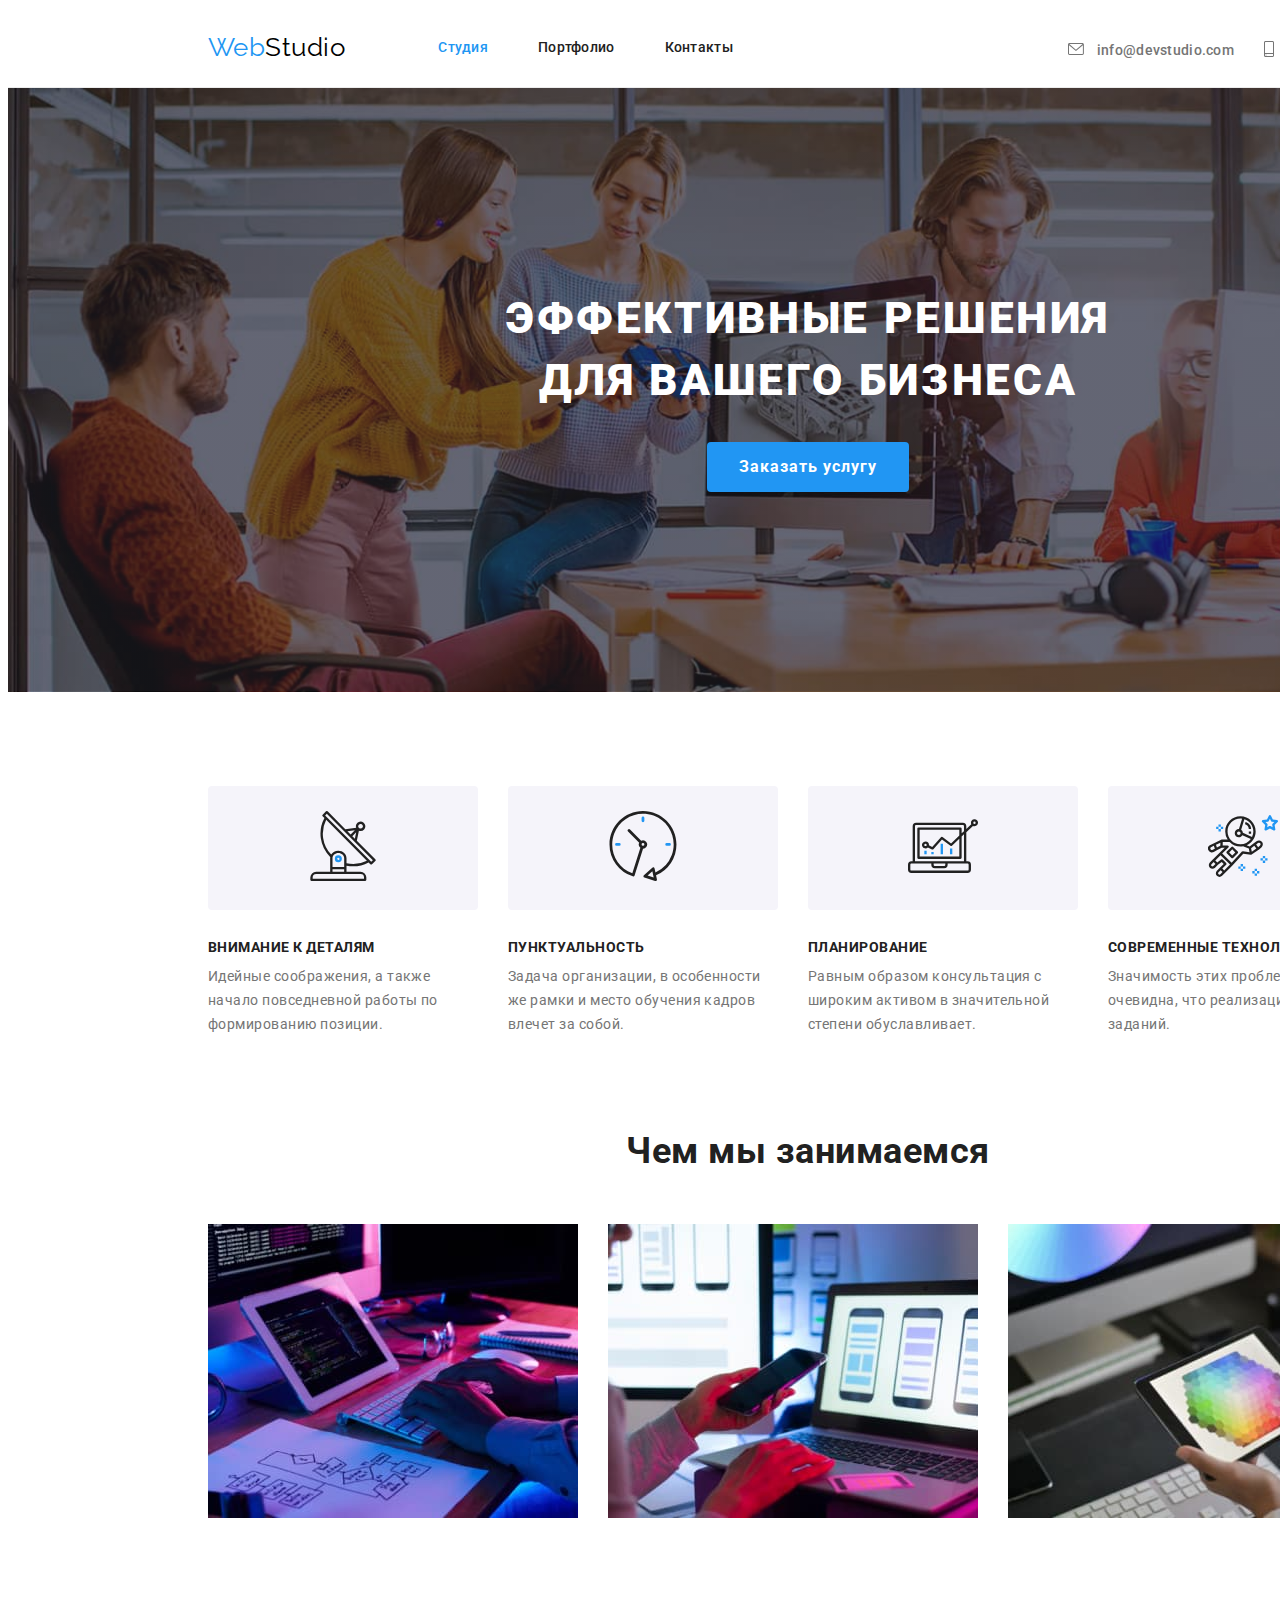
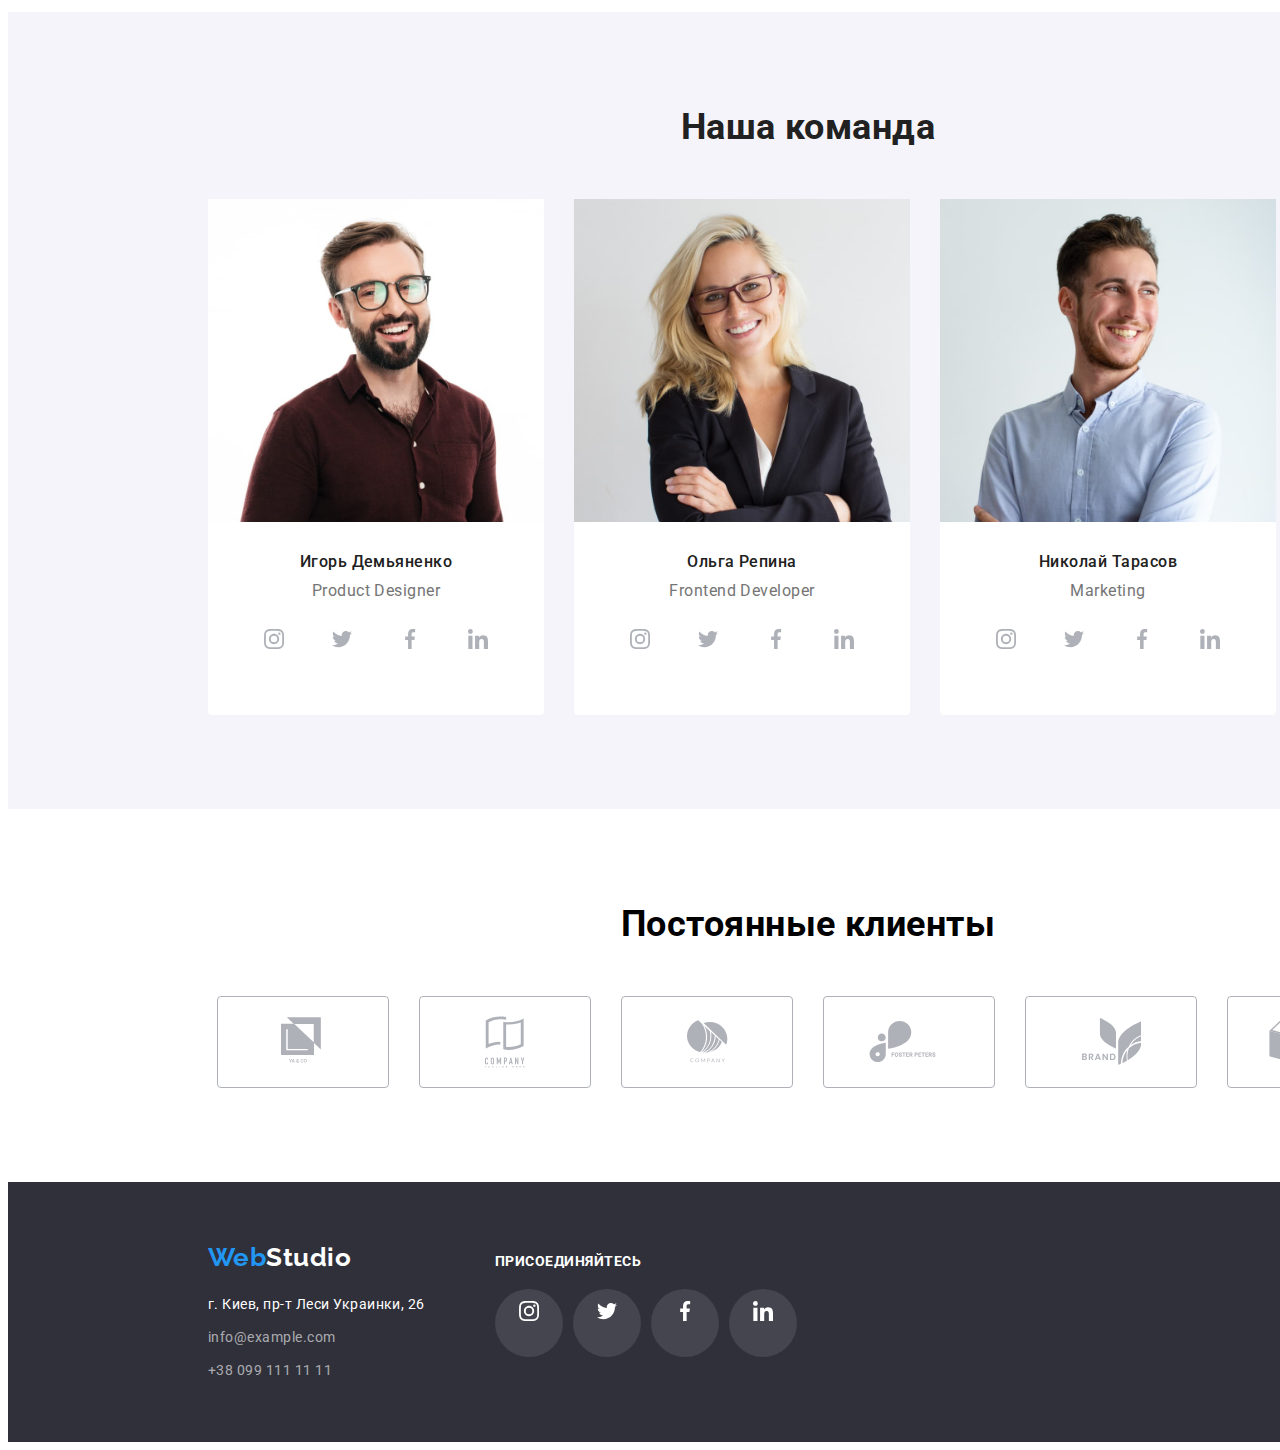
<file: index.html>
<!DOCTYPE html>
<html lang="ru">
  <head>
    <meta charset="UTF-8" />
    <meta name="viewport" content="width=device-width, initial-scale=1.0" />
    <title>Студия</title>
    <link
      rel="stylesheet"
      href="https://cdnjs.cloudflare.com/ajax/libs/modern-normalize/1.0.0/modern-normalize.min.css"
      integrity="sha512-ISS7cAi1PEhQ8jnbJpJZMd29NlhNj4AWYyLOSp2CE/CsHxTCu+r+t0D2yoJudVrd0/8fTVPUVDzY5Tvli75u/g=="
      crossorigin="anonymous"
    />
    <link rel="preconnect" href="https://fonts.gstatic.com" />
    <link
      href="https://fonts.googleapis.com/css2?family=Raleway:wght@700&family=Roboto:wght@400;500;700;900&display=swap"
      rel="stylesheet"
    />
    <link rel="stylesheet" href="./css/styles.css" />
  </head>
  <body>
    <header>
      <div class="container">
        <nav class="nav-container">
          <a href="./index.html" class="logo-text"
            ><span class="logo">Web</span>Studio</a
          >

          <ul class="nav-list">
            <li class="item">
              <a href="./index.html" class="nav-text current">Студия</a>
            </li>
            <li class="item">
              <a href="./portfolio.html" class="nav-text">Портфолио</a>
            </li>
            <li class="item">
              <a href=" " class="nav-text">Контакты</a>
            </li>
          </ul>
          <ul class="nav-cont">
            <li class="item">
              <a href="mailto:info@devstudio.com" class="cont-text">
                <svg class="icon-cont mail-phone" width="16" height="12">
                  <use href="./images/icons.svg#envelope"></use>
                </svg>
                <span>info@devstudio.com</span>
              </a>
            </li>
            <li class="item">
              <a href="tel:+380961111111" class="cont-text">
                <svg class="icon-cont mail-phone" width="10" height="16">
                  <use href="./images/icons.svg#smartphone"></use>
                </svg>
                <span>+38 096 111 11 11</span>
              </a>
            </li>
          </ul>
        </nav>
      </div>
    </header>

    <main>
      <section class="hero">
        <div class="container">
          <h1 class="hero-title">
            Эффективные решения <br />
            для вашего бизнеса
          </h1>
          <a href="" class="hero-button">Заказать услугу</a>
        </div>
      </section>

      <section>
        <div class="container">
          <h2 class="visually-hidden">Наши преимущества</h2>
          <ul class="advant">
            <li class="item">
              <div class="thumb">
                <svg width="70" height="70">
                  <use href="./images/icons.svg#antenna"></use>
                </svg>
              </div>
              <h3 class="advant-title">Внимание к деталям</h3>
              <p class="advant-text">
                Идейные соображения, а также начало повседневной работы по
                формированию позиции.
              </p>
            </li>
            <li class="item">
              <div class="thumb">
                <svg width="70" height="70">
                  <use href="./images/icons.svg#clock"></use>
                </svg>
              </div>
              <h3 class="advant-title">Пунктуальность</h3>
              <p class="advant-text">
                Задача организации, в особенности же рамки и место обучения
                кадров влечет за собой.
              </p>
            </li>
            <li class="item">
              <div class="thumb">
                <svg width="70" height="70">
                  <use href="./images/icons.svg#diagram"></use>
                </svg>
              </div>
              <h3 class="advant-title">Планирование</h3>
              <p class="advant-text">
                Равным образом консультация с широким активом в значительной
                степени обуславливает.
              </p>
            </li>
            <li class="item">
              <div class="thumb">
                <svg width="70" height="70">
                  <use href="./images/icons.svg#astronaut"></use>
                </svg>
              </div>
              <h3 class="advant-title">Современные технологии</h3>
              <p class="advant-text">
                Значимость этих проблем настолько очевидна, что реализация
                плановых заданий.
              </p>
            </li>
          </ul>
        </div>
      </section>

      <section>
        <div class="container work-container">
          <h2 class="work-title">Чем мы занимаемся</h2>
          <ul class="work">
            <li class="item">
              <img src="./images/advantage-1.jpg" alt="планшет" />
            </li>
            <li class="item">
              <img src="./images/advantage-2.jpg" alt="телефон" />
            </li>
            <li class="item">
              <img src="./images/advantage-3.jpg" alt="цвета" />
            </li>
          </ul>
        </div>
      </section>

      <section class="our-team">
        <div class="container">
          <h2 class="team-title">Наша команда</h2>
          <ul class="team-cards">
            <li class="cards">
              <img src="./images/igor.jpg" alt="Игорь Демьяненко" />
              <div class="card-content">
                <h3 class="card-title">Игорь Демьяненко</h3>
                <p class="card-text">Product Designer</p>
                <ul class="card-thumb">
                  <li>
                    <a href="" class="link">
                      <div class="item">
                        <svg class="icon-net" width="20" height="20">
                          <use href="./images/icons.svg#instagram"></use>
                        </svg>
                      </div>
                    </a>
                  </li>
                  <li>
                    <a href="" class="link">
                      <div class="item">
                        <svg class="icon-net" width="20" height="20">
                          <use href="./images/icons.svg#twitter"></use>
                        </svg>
                      </div>
                    </a>
                  </li>
                  <li>
                    <a href="" class="link">
                      <div class="item">
                        <svg class="icon-net" width="20" height="20">
                          <use href="./images/icons.svg#facebook"></use>
                        </svg>
                      </div>
                    </a>
                  </li>
                  <li>
                    <a href="" class="link">
                      <div class="item">
                        <svg class="icon-net" width="20" height="20">
                          <use href="./images/icons.svg#linkedin"></use>
                        </svg>
                      </div>
                    </a>
                  </li>
                </ul>
              </div>
            </li>
            <li class="cards">
              <img src="./images/olha.jpg" alt="Ольга Репина" />
              <div class="card-content">
                <h3 class="card-title">Ольга Репина</h3>
                <p class="card-text">Frontend Developer</p>
                <ul class="card-thumb">
                  <li>
                    <a href="" class="link">
                      <div class="item">
                        <svg class="icon-net" width="20" height="20">
                          <use href="./images/icons.svg#instagram"></use>
                        </svg>
                      </div>
                    </a>
                  </li>
                  <li>
                    <a href="" class="link">
                      <div class="item">
                        <svg class="icon-net" width="20" height="20">
                          <use href="./images/icons.svg#twitter"></use>
                        </svg>
                      </div>
                    </a>
                  </li>
                  <li>
                    <a href="" class="link">
                      <div class="item">
                        <svg class="icon-net" width="20" height="20">
                          <use href="./images/icons.svg#facebook"></use>
                        </svg>
                      </div>
                    </a>
                  </li>
                  <li>
                    <a href="" class="link">
                      <div class="item">
                        <svg class="icon-net" width="20" height="20">
                          <use href="./images/icons.svg#linkedin"></use>
                        </svg>
                      </div>
                    </a>
                  </li>
                </ul>
              </div>
            </li>
            <li class="cards">
              <img src="./images/nikolai.jpg" alt="Николай Тарасов" />
              <div class="card-content">
                <h3 class="card-title">Николай Тарасов</h3>
                <p class="card-text">Marketing</p>

                <ul class="card-thumb">
                  <li>
                    <a href="" class="link">
                      <div class="item">
                        <svg class="icon-net" width="20" height="20">
                          <use href="./images/icons.svg#instagram"></use>
                        </svg>
                      </div>
                    </a>
                  </li>
                  <li>
                    <a href="" class="link">
                      <div class="item">
                        <svg class="icon-net" width="20" height="20">
                          <use href="./images/icons.svg#twitter"></use>
                        </svg>
                      </div>
                    </a>
                  </li>
                  <li>
                    <a href="" class="link">
                      <div class="item">
                        <svg class="icon-net" width="20" height="20">
                          <use href="./images/icons.svg#facebook"></use>
                        </svg>
                      </div>
                    </a>
                  </li>
                  <li>
                    <a href="" class="link">
                      <div class="item">
                        <svg class="icon-net" width="20" height="20">
                          <use href="./images/icons.svg#linkedin"></use>
                        </svg>
                      </div>
                    </a>
                  </li>
                </ul>
              </div>
            </li>
            <li class="cards">
              <img src="./images/michail.jpg" alt="Михаил Ермаков" />
              <div class="card-content">
                <h3 class="card-title">Михаил Ермаков</h3>
                <p class="card-text">UI Designer</p>

                <ul class="card-thumb">
                  <li>
                    <a href="" class="link">
                      <div class="item">
                        <svg class="icon-net" width="20" height="20">
                          <use href="./images/icons.svg#instagram"></use>
                        </svg>
                      </div>
                    </a>
                  </li>
                  <li>
                    <a href="" class="link">
                      <div class="item">
                        <svg class="icon-net" width="20" height="20">
                          <use href="./images/icons.svg#twitter"></use>
                        </svg>
                      </div>
                    </a>
                  </li>
                  <li>
                    <a href="" class="link">
                      <div class="item">
                        <svg class="icon-net" width="20" height="20">
                          <use href="./images/icons.svg#facebook"></use>
                        </svg>
                      </div>
                    </a>
                  </li>
                  <li>
                    <a href="" class="link">
                      <div class="item">
                        <svg class="icon-net" width="20" height="20">
                          <use href="./images/icons.svg#linkedin"></use>
                        </svg>
                      </div>
                    </a>
                  </li>
                </ul>
              </div>
            </li>
          </ul>
        </div>
      </section>
      <section class="clients">
        <div class="container">
          <h2 class="clients-title">Постоянные клиенты</h2>
          <ul class="clients-content">
            <li>
              <a href="" class="link">
                <div class="item">
                  <svg class="icon-company" width="44" height="49">
                    <use href="./images/icons.svg#logo-1"></use>
                  </svg>
                </div>
              </a>
            </li>
            <li>
              <a href="" class="link">
                <div class="item">
                  <svg class="icon-company" width="40" height="52">
                    <use href="./images/icons.svg#logo-2"></use>
                  </svg>
                </div>
              </a>
            </li>
            <li>
              <a href="" class="link">
                <div class="item">
                  <svg class="icon-company" width="41" height="43">
                    <use href="./images/icons.svg#logo-3"></use>
                  </svg>
                </div>
              </a>
            </li>
            <li>
              <a href="" class="link">
                <div class="item">
                  <svg class="icon-company" width="80" height="42">
                    <use href="./images/icons.svg#logo-4"></use>
                  </svg>
                </div>
              </a>
            </li>
            <li>
              <a href="" class="link">
                <div class="item">
                  <svg class="icon-company" width="59" height="47">
                    <use href="./images/icons.svg#logo-5"></use>
                  </svg>
                </div>
              </a>
            </li>
            <li>
              <a href="" class="link">
                <div class="item">
                  <svg class="icon-company" width="88" height="45">
                    <use href="./images/icons.svg#logo-6"></use>
                  </svg>
                </div>
              </a>
            </li>
          </ul>
        </div>
      </section>
    </main>

    <footer>
      <div class="container footer">
        <div class="foot-cont">
          <a href="./index.html" class="logo-footer"
            ><span class="logo">Web</span>Studio</a
          >
          <address class="footer-cont">
            <span class="address item">г. Киев, пр-т Леси Украинки, 26</span>
            <a href="mailto:info@example.com" class="footer-cont item"
              >info@example.com</a
            >
            <a href="tel:+380991111111" class="footer-cont item"
              >+38 099 111 11 11</a
            >
          </address>
        </div>
        <div class="join">
          <span class="join-title">присоединяйтесь</span>
          <ul class="join-thumb">
            <li>
              <a href="" class="item">
                <svg class="icon-join" width="20" height="20">
                  <use href="./images/icons.svg#instagram"></use>
                </svg>
              </a>
            </li>
            <li>
              <a href="" class="item">
                <svg class="icon-join" width="20" height="20">
                  <use href="./images/icons.svg#twitter"></use>
                </svg>
              </a>
            </li>
            <li>
              <a href="" class="item">
                <svg class="icon-join" width="20" height="20">
                  <use href="./images/icons.svg#facebook"></use>
                </svg>
              </a>
            </li>
            <li>
              <a href="" class="item">
                <svg class="icon-join" width="20" height="20">
                  <use href="./images/icons.svg#linkedin"></use>
                </svg>
              </a>
            </li>
          </ul>
        </div>
      </div>
    </footer>
  </body>
</html>
</file>
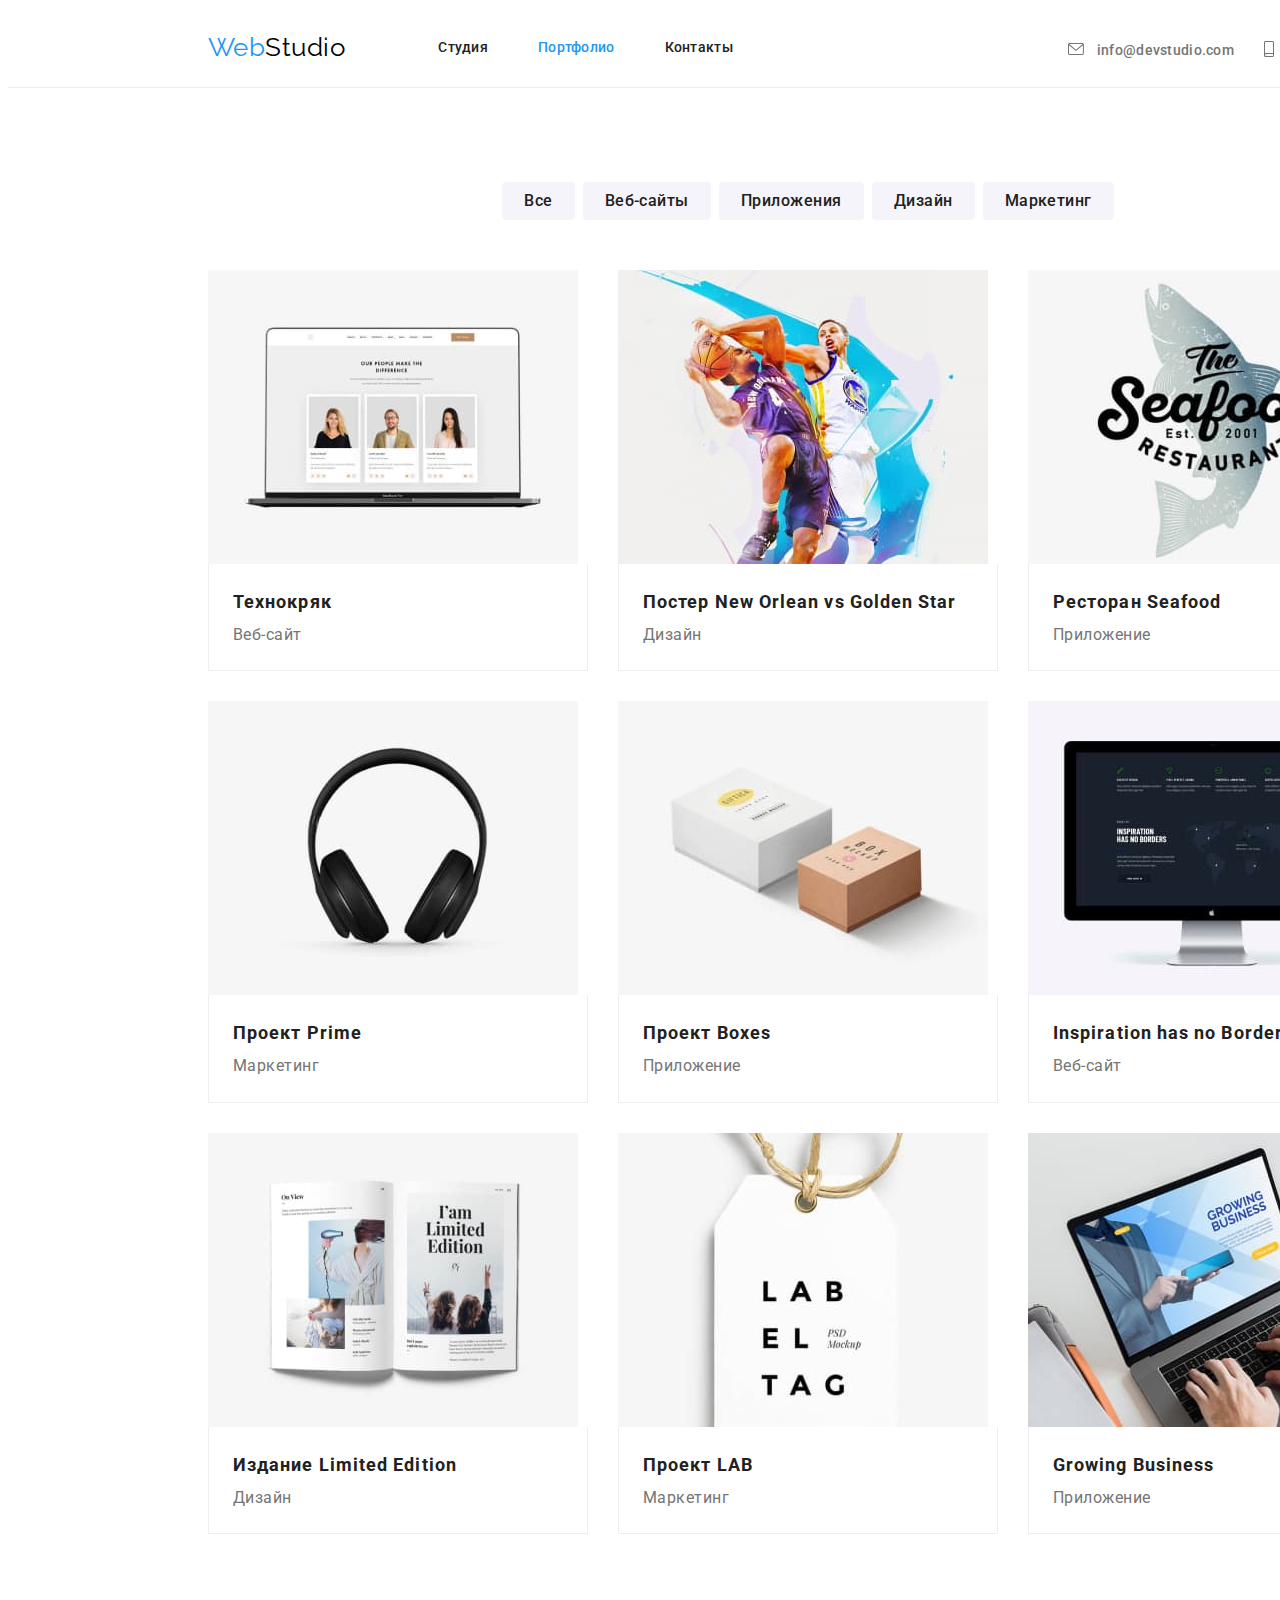
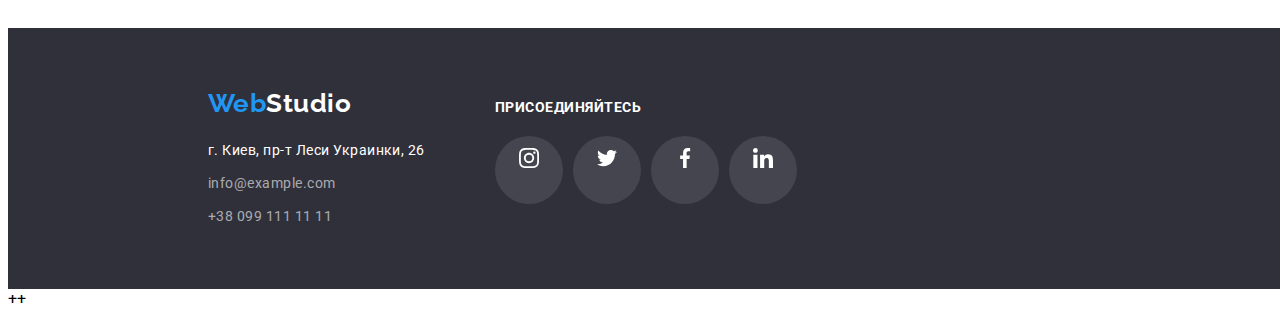
<file: portfolio.html>
<!DOCTYPE html>
<html lang="ru">
  <head>
    <meta charset="UTF-8" />
    <meta name="viewport" content="width=device-width, initial-scale=1.0" />
    <title>Портфолио</title>
    <link
      rel="stylesheet"
      href="https://cdnjs.cloudflare.com/ajax/libs/modern-normalize/1.0.0/modern-normalize.min.css"
      integrity="sha512-ISS7cAi1PEhQ8jnbJpJZMd29NlhNj4AWYyLOSp2CE/CsHxTCu+r+t0D2yoJudVrd0/8fTVPUVDzY5Tvli75u/g=="
      crossorigin="anonymous"
    />
    <link rel="preconnect" href="https://fonts.gstatic.com" />
    <link
      href="https://fonts.googleapis.com/css2?family=Raleway:wght@700&family=Roboto:wght@400;500;700;900&display=swap"
      rel="stylesheet"
    />
    <link rel="stylesheet" href="./css/styles.css" />
  </head>

  <body>
    <header>
      <div class="container">
        <nav class="nav-container">
          <a href="./index.html" class="logo-text"
            ><span class="logo">Web</span>Studio</a
          >

          <ul class="nav-list">
            <li class="item">
              <a href="./index.html" class="nav-text">Студия</a>
            </li>
            <li class="item">
              <a href="./portfolio.html" class="nav-text current">Портфолио</a>
            </li>
            <li class="item">
              <a href=" " class="nav-text">Контакты</a>
            </li>
          </ul>

          <ul class="nav-cont">
            <li class="item">
              <a href="mailto:info@devstudio.com" class="cont-text">
                <svg class="icon-cont" width="16" height="12">
                  <use href="./images/icons.svg#envelope"></use>
                </svg>
                <span>info@devstudio.com</span>
              </a>
            </li>
            <li class="item">
              <a href="tel:+380961111111" class="cont-text">
                <svg class="icon-cont" width="10" height="16">
                  <use href="./images/icons.svg#smartphone"></use>
                </svg>
                <span>+38 096 111 11 11</span>
              </a>
            </li>
          </ul>
        </nav>
      </div>
    </header>

    <main>
      <section class="portfolio">
        <div class="container">
          <h1 class="visually-hidden">Наши проекты</h1>
          <ul class="port-button">
            <li class="item">
              <button type="button" class="button">Все</button>
            </li>
            <li class="item">
              <button type="button" class="button">Веб-сайты</button>
            </li>
            <li class="item">
              <button type="button" class="button">Приложения</button>
            </li>
            <li class="item">
              <button type="button" class="button">Дизайн</button>
            </li>
            <li class="item">
              <button type="button" class="button">Маркетинг</button>
            </li>
          </ul>

          <ul class="project">
            <li class="item">
              <a href="" class="project-link">
                <div class="project-thumb">
                  <img src="./images/technokryak.jpg" alt="Технокряк" />
                </div>
                <div class="project-content">
                  <h2 class="project-title">Технокряк</h2>
                  <p class="project-text">Веб-сайт</p>
                </div>
              </a>
            </li>

            <li class="item">
              <a href="" class="project-link">
                <div class="project-thumb">
                  <img
                    src="./images/new-orlean.jpg"
                    alt="Постер New Orlean vs Golden Star"
                  />
                </div>
                <div class="project-content">
                  <h2 class="project-title">
                    Постер New Orlean vs Golden Star
                  </h2>
                  <p class="project-text">Дизайн</p>
                </div>
              </a>
            </li>

            <li class="item">
              <a href="" class="project-link">
                <div class="project-thumb">
                  <img src="./images/sea-food.jpg" alt="Ресторан Seafood" />
                </div>
                <div class="project-content">
                  <h2 class="project-title">Ресторан Seafood</h2>
                  <p class="project-text">Приложение</p>
                </div>
              </a>
            </li>

            <li class="item">
              <a href="" class="project-link">
                <div class="project-thumb">
                  <img src="./images/prime.jpg" alt="Проект Prime" />
                </div>
                <div class="project-content">
                  <h2 class="project-title">Проект Prime</h2>
                  <p class="project-text">Маркетинг</p>
                </div>
              </a>
            </li>

            <li class="item">
              <a href="" class="project-link">
                <div class="project-thumb">
                  <img src="./images/boxes.jpg" alt="Проект Boxes" />
                </div>
                <div class="project-content">
                  <h2 class="project-title">Проект Boxes</h2>
                  <p class="project-text">Приложение</p>
                </div>
              </a>
            </li>

            <li class="item">
              <a href="" class="project-link">
                <div class="project-thumb">
                  <img
                    src="./images/inspiration-has-no-borders.jpg"
                    alt="Inspiration has no Borders"
                  />
                </div>
                <div class="project-content">
                  <h2 class="project-title">Inspiration has no Borders</h2>
                  <p class="project-text">Веб-сайт</p>
                </div>
              </a>
            </li>

            <li class="item">
              <a href="" class="project-link">
                <div class="project-thumb">
                  <img
                    src="./images/limited-edition.jpg"
                    alt="Издание Limited Edition"
                  />
                </div>
                <div class="project-content">
                  <h2 class="project-title">Издание Limited Edition</h2>
                  <p class="project-text">Дизайн</p>
                </div>
              </a>
            </li>

            <li class="item">
              <a href="" class="project-link">
                <div class="project-thumb">
                  <img src="./images/lab.jpg" alt="Проект LAB" />
                </div>
                <div class="project-content">
                  <h2 class="project-title">Проект LAB</h2>
                  <p class="project-text">Маркетинг</p>
                </div>
              </a>
            </li>

            <li class="item">
              <a href="" class="project-link">
                <div class="project-thumb">
                  <img
                    src="./images/growing-business.jpg"
                    alt="Growing Business"
                  />
                </div>
                <div class="project-content">
                  <h2 class="project-title">Growing Business</h2>
                  <p class="project-text">Приложение</p>
                </div>
              </a>
            </li>
          </ul>
        </div>
      </section>
    </main>

    <footer>
      <div class="container footer">
        <div class="foot-cont">
          <a href="./index.html" class="logo-footer"
            ><span class="logo">Web</span>Studio</a
          >
          <address class="footer-cont">
            <span class="address item">г. Киев, пр-т Леси Украинки, 26</span>
            <a href="mailto:info@example.com" class="footer-cont item"
              >info@example.com</a
            >
            <a href="tel:+380991111111" class="footer-cont item"
              >+38 099 111 11 11</a
            >
          </address>
        </div>
        <div class="join">
          <span class="join-title">присоединяйтесь</span>
          <ul class="join-thumb">
            <li>
              <a href="" class="item">
                <svg class="icon-join" width="20" height="20">
                  <use href="./images/icons.svg#instagram"></use>
                </svg>
              </a>
            </li>
            <li>
              <a href="" class="item">
                <svg class="icon-join" width="20" height="20">
                  <use href="./images/icons.svg#twitter"></use>
                </svg>
              </a>
            </li>
            <li>
              <a href="" class="item">
                <svg class="icon-join" width="20" height="20">
                  <use href="./images/icons.svg#facebook"></use>
                </svg>
              </a>
            </li>
            <li>
              <a href="" class="item">
                <svg class="icon-join" width="20" height="20">
                  <use href="./images/icons.svg#linkedin"></use>
                </svg>
              </a>
            </li>
          </ul>
        </div>
      </div>
    </footer>
    ++
  </body>
</html>
</file>
<file: css/styles.css>
:root {
  --white-text: rgba(255, 255, 255, 1);
  --title-text: rgba(33, 33, 33, 1);
  --accent-color: rgba(33, 150, 243, 1);
  --grey-text: rgba(117, 117, 117, 1);
  --footer-contacts: rgba(255, 255, 255, 0.6);

  --hero-back: rgba(47, 48, 58, 1);
  --primary-back: rgba(255, 255, 255, 1);
  --secondary-back: rgba(245, 244, 250, 1);
}

/* Common Styles */
body {
  background-color: var(--primary-back);
  font-family: 'Roboto', sans-serif;
  font-weight: 400;
  font-style: normal;
  letter-spacing: 0.03em;
}

ul {
  list-style: none;
  padding: 0;
  margin: 0;
}

a {
  text-decoration: none;
  color: inherit;
  outline: none;
}

img {
  display: block;
  max-width: 100%;
  height: auto;
}

.container {
  width: 1200px;
  padding-left: 15px;
  padding-right: 15px;
  margin-left: auto;
  margin-right: auto;
}

h1,
h2,
h3,
h4,
h5,
h6,
p {
  margin: 0;
  padding: 0;
}

/* Header Styles */

header {
  border-bottom: 1px solid rgba(236, 236, 236, 1);
  width: 1600px;
  margin-right: auto;
  margin-left: auto;
}

.logo-text {
  color: rgba(0, 0, 0, 1);
  font-family: 'Raleway', sans-serif;
  font-style: normal;
  font-size: 26px;
  line-height: 1.2;
}

.nav-container {
  display: flex;
  align-items: center;
}

.logo {
  color: var(--accent-color);
}

.nav-list {
  display: flex;
  align-items: center;
  margin-left: 93px;
}

.nav-text {
  display: block;
  padding-top: 32px;
  padding-bottom: 32px;

  color: var(--title-text);
  font-style: normal;
  font-weight: 500;
  font-size: 14px;
  line-height: 1.1;
  letter-spacing: 0.02em;
}

.nav-list .item + .item {
  margin-left: 50px;
}

.nav-text:hover,
.nav-text:focus {
  color: var(--accent-color);
  outline: none;
}

.current {
  color: var(--accent-color);
}

.mail-phone {
  margin-bottom: 0px;
  margin-top: 1px;
  /* justify-content: center; */
  display: inline-flex;
}

.nav-cont {
  display: inline-flex;
  margin-left: auto;
  align-items: center;
}

.nav-cont .item {
  display: flex;
  align-items: center;

  color: var(--grey-text);
  font-style: normal;
  font-weight: 500;
  font-size: 14px;
  line-height: 1.1;
  letter-spacing: 0.02em;
}

.nav-cont .item + .item {
  margin-left: 30px;
}

.icon-cont {
  fill: currentColor;
  cursor: pointer;
  margin: 5px 10px 0px 0px;
}

.cont-text:hover,
.cont-text:focus {
  color: var(--accent-color);
  outline: none;
}

.nav-cont .item:hover,
.nav-cont .item:focus {
  color: var(--accent-color);
  outline: none;
}

main {
  width: 1600px;
  margin-right: auto;
  margin-left: auto;
}

/* Hero Styles */

.hero {
  padding-top: 200px;
  padding-bottom: 200px;

  background-image: linear-gradient(
      to right,
      rgba(47, 48, 58, 0.4),
      rgba(47, 48, 58, 0.4)
    ),
    url('../images/hero-img.jpg');
  background-repeat: no-repeat;
  background-size: cover;
  background-position: center;

  background-color: var(--hero-back);
  max-width: 1600px;
  margin-right: auto;
  margin-left: auto;
  text-align: center;
}

.hero-title {
  padding: 0;
  margin-top: 0;
  margin-left: 0;
  margin-right: 0;
  margin-bottom: 30px;

  color: var(--white-text);
  font-weight: 900;
  font-size: 44px;
  line-height: 1.4;
  text-transform: uppercase;
  letter-spacing: 0.06em;
}

.hero-button {
  padding: 10px 32px;
  border-radius: 4px;
  box-shadow: 0px 4px 4px rgba(0, 0, 0, 0.15);
  display: inline-block;

  border: none;
  background-color: var(--accent-color);
  color: var(--white-text);
  font-family: inherit;
  font-weight: 700;
  font-size: 16px;
  line-height: 1.875;
  text-align: center;
  letter-spacing: 0.06em;
}

.hero-button:hover,
.hero-button:focus,
.hero-button:active {
  background-color: var(--accent-color);
  color: var(--white-text);
}

/* Advantages Styles */

.visually-hidden {
  position: absolute;
  width: 1px;
  height: 1px;
  margin: -1px;
  border: 0;
  padding: 0;
  white-space: nowrap;
  clip-path: inset(100%);
  clip: rect(0 0 0 0);
  overflow: hidden;
}

.advant {
  display: flex;
  padding-top: 94px;
  padding-bottom: 94px;
}

.advant .thumb {
  background-color: var(--secondary-back);
  border-radius: 4px;
  text-align: center;
  padding: 25px 100px;
  margin-bottom: 30px;
}

.advant .item {
  flex-basis: 270px;
}

.advant .item + .item {
  margin-left: 30px;
}

.advant-title {
  padding: 0;
  margin-top: 0;
  margin-bottom: 10px;

  color: var(--title-text);
  font-weight: 700;
  font-size: 14px;
  line-height: 1.1;
  text-transform: uppercase;
}

.advant-text {
  padding: 0;
  margin: 0;

  color: var(--grey-text);
  font-size: 14px;
  line-height: 1.7;
}

/* Work Styles */

.work-container {
  padding-bottom: 94px;
}

.work {
  padding-top: 0;
  display: flex;
}

.work .item {
  display: block;
}

.work .item + .item {
  margin-left: 30px;
}

.work-title {
  margin-top: 0;
  margin-bottom: 50px;

  color: var(--title-text);
  font-weight: 700;
  font-size: 36px;
  line-height: 1.2;
  text-align: center;
}

/* Our Team Styles */

.our-team {
  padding-top: 94px;
  padding-bottom: 94px;
  background-color: var(--secondary-back);
}

.team-title {
  margin-top: 0;
  margin-bottom: 50px;

  color: var(--title-text);
  font-weight: 700;
  font-size: 36px;
  line-height: 1.2;
  text-align: center;
}

.team-cards {
  display: flex;
}

.cards + .cards {
  margin-left: 30px;
}

.cards {
  background-color: var(--primary-back);
  border-radius: 0px 0px 4px 4px;
}

.cards:hover {
  box-shadow: 0px 1px 3px rgba(0, 0, 0, 0.12), 0px 1px 1px rgba(0, 0, 0, 0.14),
    0px 2px 1px rgba(0, 0, 0, 0.2);
}

.card-content {
  padding: 30px 32px;

  text-align: center;
}

.card-title {
  margin-bottom: 10px;

  color: var(--title-text);
  font-weight: 500;
  font-size: 16px;
  line-height: 1.2;
}

.card-text {
  margin-bottom: 16px;

  color: var(--grey-text);
  font-size: 16px;
  line-height: 1.2;
}

.card-thumb {
  display: flex;
  justify-content: space-between;
  align-items: center;
}

.card-thumb .link {
  display: block;
  color: rgba(175, 177, 184, 1);
  border-radius: 50%;
  width: 44px;
  height: 44px;
  padding: 12px;

  text-align: center;
}

.icon-net {
  fill: currentColor;
}

.card-thumb .link:hover,
.card-thumb .link:focus {
  background-color: var(--accent-color);
  color: var(--white-text);
  outline: none;
}

/* Clients Styles */

.clients {
  text-align: center;
  padding: 94px 0;
}

.clients-title {
  margin-bottom: 50px;

  font-weight: bold;
  font-size: 36px;
  line-height: 1.2;
}

.clients-content {
  display: flex;
  justify-content: center;
}

.clients-content li + li {
  margin-left: 30px;
}

.clients-content .link {
  color: rgba(175, 177, 184, 1);
}

.clients-content .item {
  display: flex;
  width: 170px;
  height: 90px;
  justify-content: center;
  align-items: center;

  border: 1px solid currentColor;
  border-radius: 4px;
}

.icon-company {
  margin: auto;
  fill: currentColor;
}

.clients-content .link:hover,
.clients-content .link:focus {
  color: var(--accent-color);
  outline: none;
}

/* Footer Styles */

footer {
  background-color: var(--hero-back);
  width: 1600px;
  margin-right: auto;
  margin-left: auto;
}

.footer {
  display: flex;
  align-items: baseline;

  padding-top: 60px;
  padding-bottom: 60px;
}

.foot-cont {
  margin-right: 70px;
}

.logo-footer {
  display: inline-block;
  margin-top: 0;
  margin-bottom: 20px;

  color: var(--white-text);
  font-family: 'Raleway', sans-serif;
  font-weight: 700;
  font-size: 26px;
  line-height: 1.2;
}

.address {
  color: var(--white-text);
  font-style: normal;
  font-size: 14px;
  line-height: 1.7;
  display: block;
}

.footer-cont {
  display: block;

  color: var(--footer-contacts);
  font-style: normal;
  font-size: 14px;
  line-height: 1.7;
}

footer .item + .item {
  margin-top: 9px;
}

.join-title {
  margin-bottom: 20px;
  display: block;

  font-weight: 700;
  font-size: 14px;
  line-height: 1.1;
  text-transform: uppercase;
  color: var(--white-text);
}

.join-thumb {
  display: flex;
}

.join-thumb li + li {
  margin-left: 10px;
}

.join-thumb a {
  background-color: rgba(255, 255, 255, 0.1);
  padding: 12px;
  border-radius: 50%;
  width: 44px;
  height: 44px;

  display: block;
  text-align: center;
}

.icon-join {
  fill: var(--white-text);
}

.join-thumb a:hover,
.join-thumb a:focus {
  background-color: var(--accent-color);
}

/* Portfolio Styles */

.portfolio {
  padding-top: 94px;
  padding-bottom: 94px;
}

.port-button {
  display: flex;
  margin-bottom: 50px;
  justify-content: center;
}

.button {
  display: inline-block;
  padding: 6px 22px;
  border-radius: 4px;
  border: none;
  cursor: pointer;

  background-color: var(--secondary-back);
  color: var(--title-text);
  font-family: inherit;
  font-weight: 500;
  font-size: 16px;
  line-height: 1.6;
  letter-spacing: 0.03em;
}

.port-button .item + .item {
  margin-left: 8px;
}

.button:hover,
.button:focus,
.button:active {
  background-color: var(--accent-color);
  box-shadow: 0px 3px 1px rgba(0, 0, 0, 0.1), 0px 1px 2px rgba(0, 0, 0, 0.08),
    0px 2px 2px rgba(0, 0, 0, 0.12);
  color: var(--white-text);
  outline: none;
}

.project {
  padding: 0;
  margin: 0;
  display: flex;
  flex-wrap: wrap;
  margin-left: -30px;
  margin-top: -30px;
}

.project .item {
  flex-basis: calc(100% / 3 - 30px);
  margin-left: 30px;
  margin-top: 30px;
}

.project-link {
  display: block;
}

.project-content {
  padding: 20px 24px;
  border-right: 1px solid rgba(238, 238, 238, 1);
  border-left: 1px solid rgba(238, 238, 238, 1);
  border-bottom: 1px solid rgba(238, 238, 238, 1);
}

.project-content .project-title {
  color: var(--title-text);
  font-style: normal;
  font-weight: 700;
  font-size: 18px;
  line-height: 2;
  letter-spacing: 0.06em;
}

.project-text {
  color: var(--grey-text);
  font-style: normal;
  font-size: 16px;
  line-height: 1.9;
}

.project-link:hover,
.project-link:focus {
  box-shadow: 0px 1px 1px rgba(0, 0, 0, 0.12), 0px 4px 4px rgba(0, 0, 0, 0.06),
    1px 4px 6px rgba(0, 0, 0, 0.16);
}
</file>
